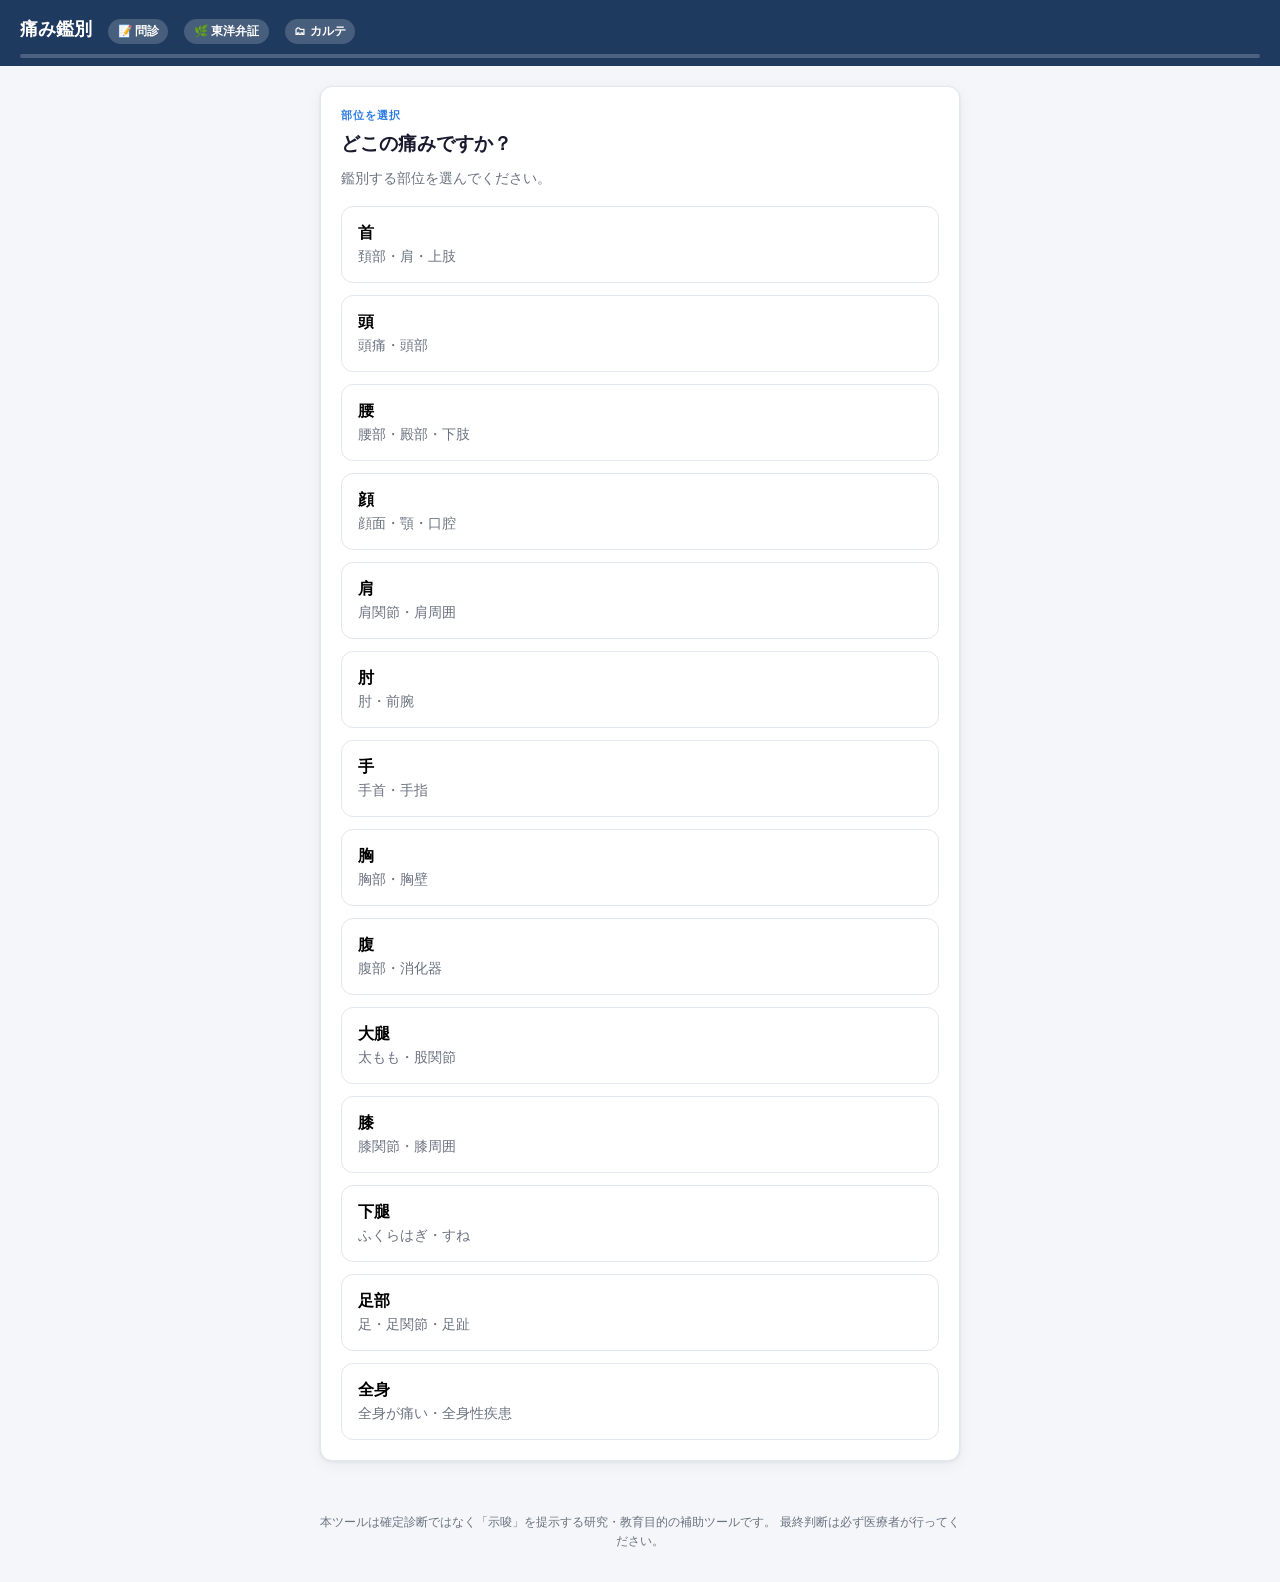
<file: index.html>
<!DOCTYPE html>
<html lang="ja">
<head>
  <meta charset="UTF-8" />
  <meta name="viewport" content="width=device-width, initial-scale=1.0" />
  <meta name="theme-color" content="#1e3a5f" />
  <meta name="description" content="痛み鑑別支援ツール（首・最小版）" />
  <link rel="manifest" href="manifest.json" />
  <link rel="apple-touch-icon" href="icons/icon-180.png" />
  <meta name="apple-mobile-web-app-capable" content="yes" />
  <meta name="mobile-web-app-capable" content="yes" />
  <meta name="apple-mobile-web-app-status-bar-style" content="black-translucent" />
  <meta name="apple-mobile-web-app-title" content="痛み鑑別" />
  <link rel="stylesheet" href="style.css" />
  <title>痛み鑑別（首）</title>
</head>
<body>
  <header>
    <h1>痛み鑑別 <a class="nav-link" href="intake.html">📝 問診</a> <a class="nav-link" href="mos.html">🌿 東洋弁証</a> <a class="nav-link" href="karte.html">🗂 カルテ</a></h1>
    <div id="progress" class="progress" aria-hidden="true"></div>
  </header>

  <main id="app">
    <p class="placeholder">読み込み中…</p>
  </main>

  <footer class="disclaimer">
    本ツールは確定診断ではなく「示唆」を提示する研究・教育目的の補助ツールです。
    最終判断は必ず医療者が行ってください。
  </footer>

  <script src="app.js"></script>
  <script src="app-engine.js"></script>
</body>
</html>
</file>
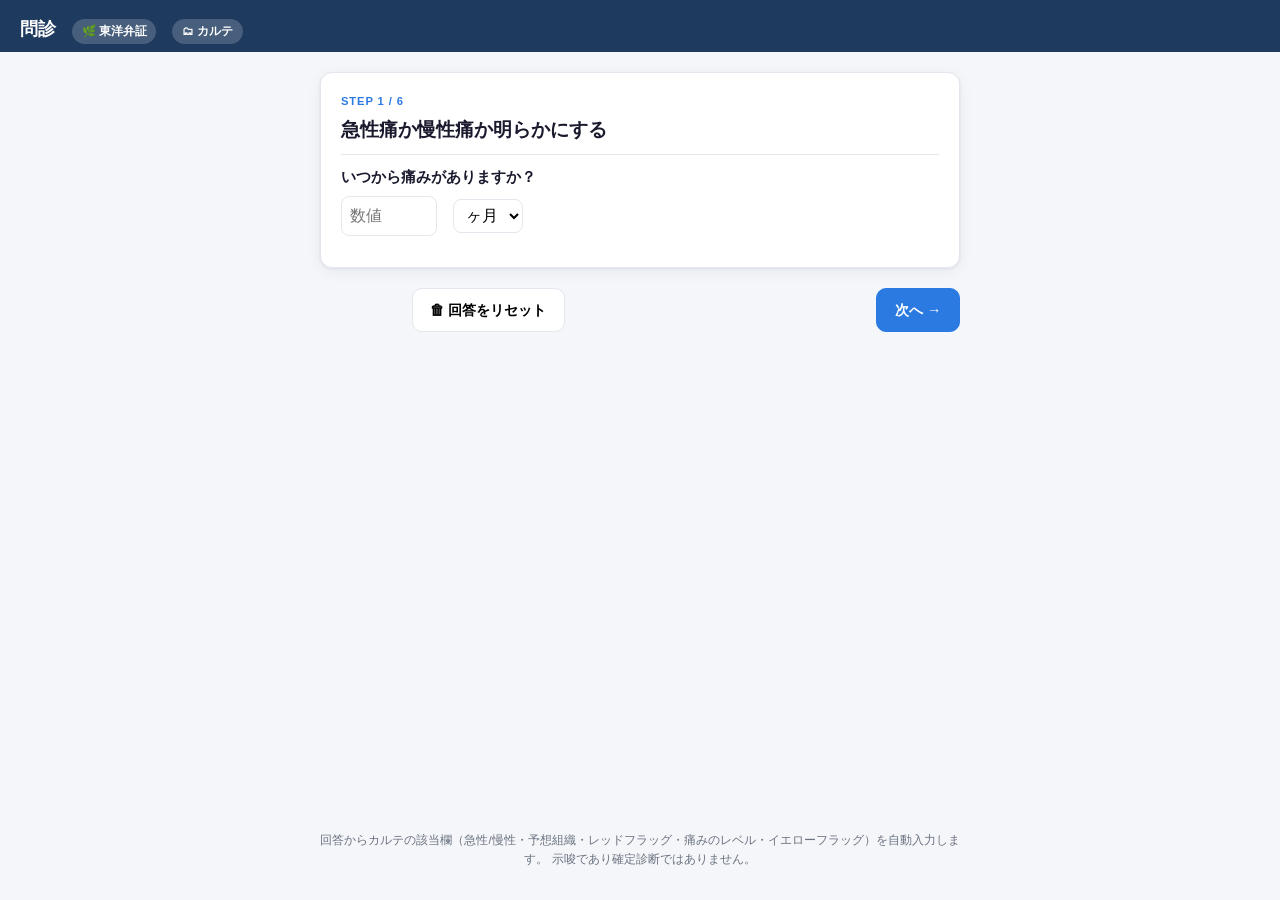
<file: intake.html>
<!DOCTYPE html>
<html lang="ja">
<head>
  <meta charset="UTF-8" />
  <meta name="viewport" content="width=device-width, initial-scale=1.0" />
  <meta name="theme-color" content="#1e3a5f" />
  <meta name="description" content="問診ウィザード（カルテ自動入力）" />
  <link rel="manifest" href="manifest.json" />
  <link rel="apple-touch-icon" href="icons/icon-180.png" />
  <meta name="apple-mobile-web-app-capable" content="yes" />
  <meta name="mobile-web-app-capable" content="yes" />
  <meta name="apple-mobile-web-app-status-bar-style" content="black-translucent" />
  <meta name="apple-mobile-web-app-title" content="痛み鑑別" />
  <link rel="stylesheet" href="style.css" />
  <title>問診</title>
</head>
<body>
  <header>
    <h1>問診 <a class="nav-link" href="mos.html">🌿 東洋弁証</a> <a class="nav-link" href="karte.html">🗂 カルテ</a></h1>
  </header>

  <main id="intake">
    <p class="placeholder">読み込み中…</p>
  </main>

  <footer class="disclaimer">
    回答からカルテの該当欄（急性/慢性・予想組織・レッドフラッグ・痛みのレベル・イエローフラッグ）を自動入力します。
    示唆であり確定診断ではありません。
  </footer>

  <script src="patient-reset.js"></script>
  <script src="intake.js"></script>
</body>
</html>
</file>
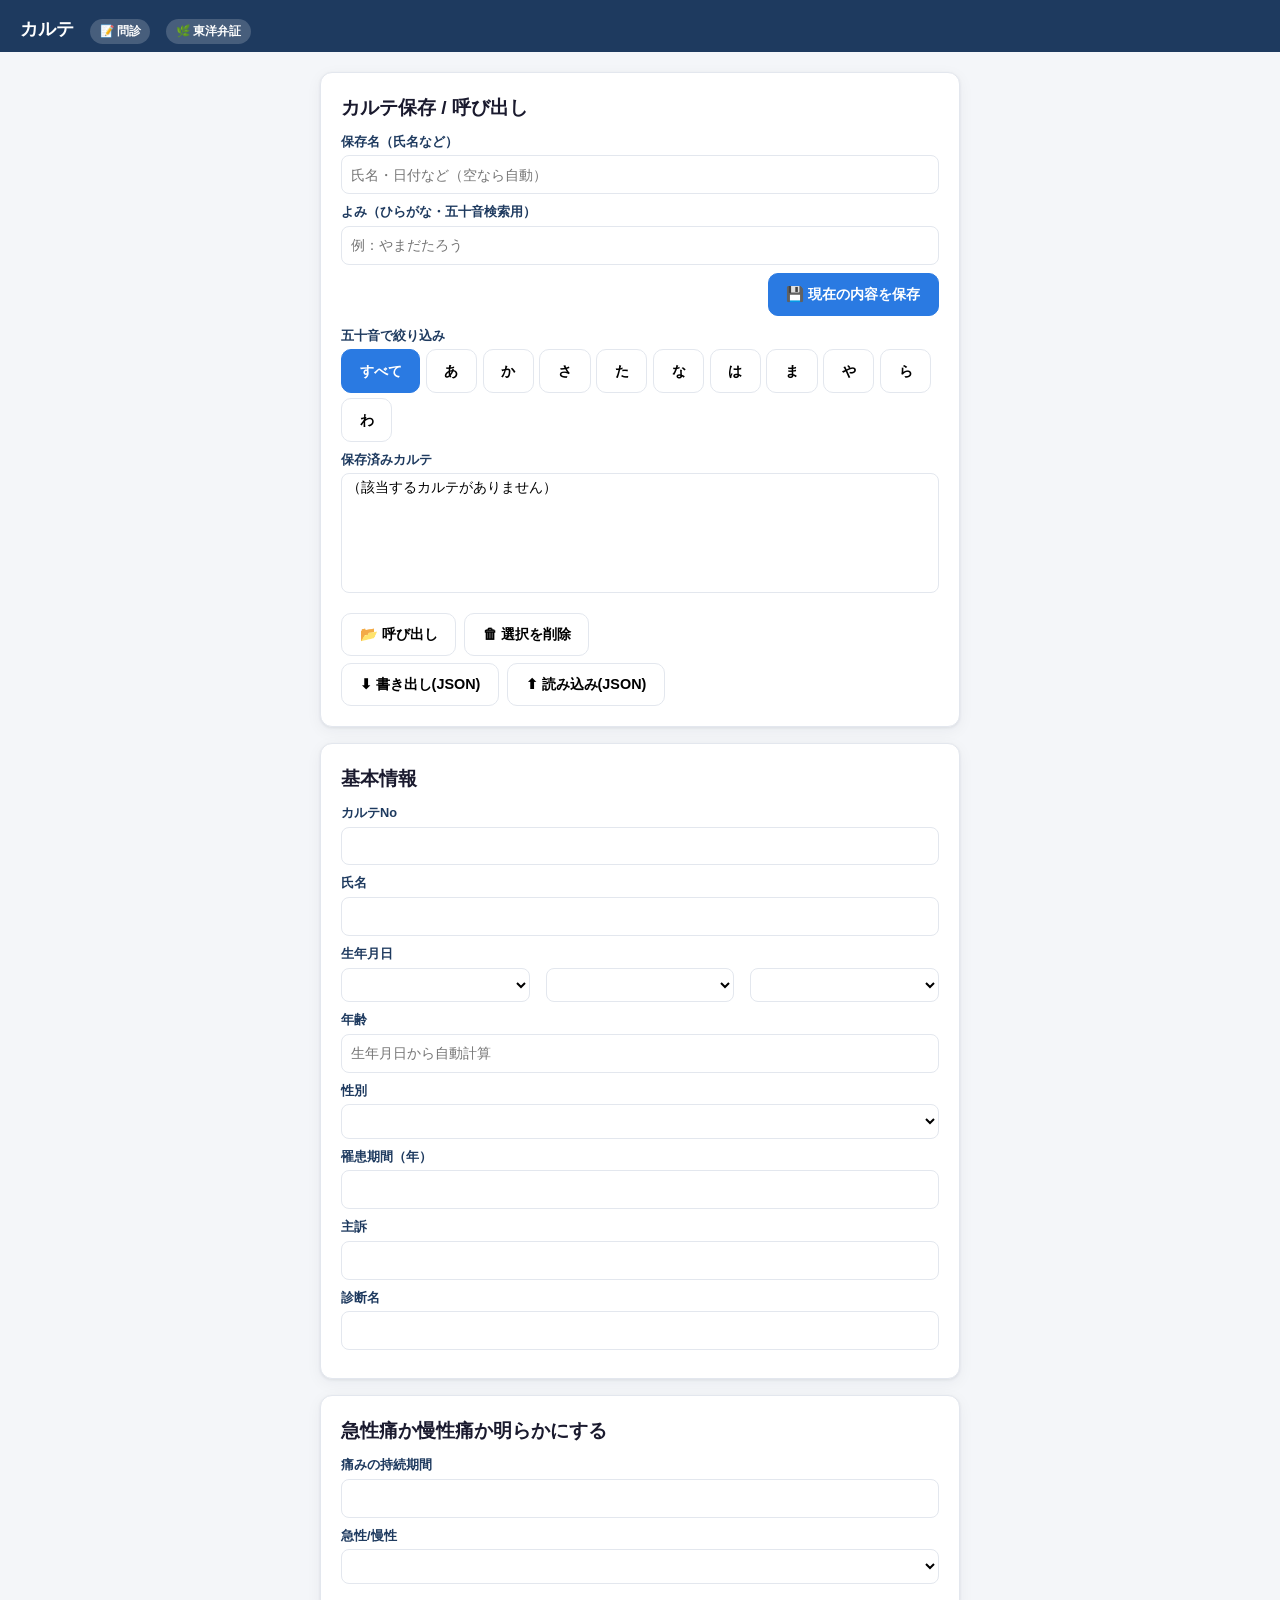
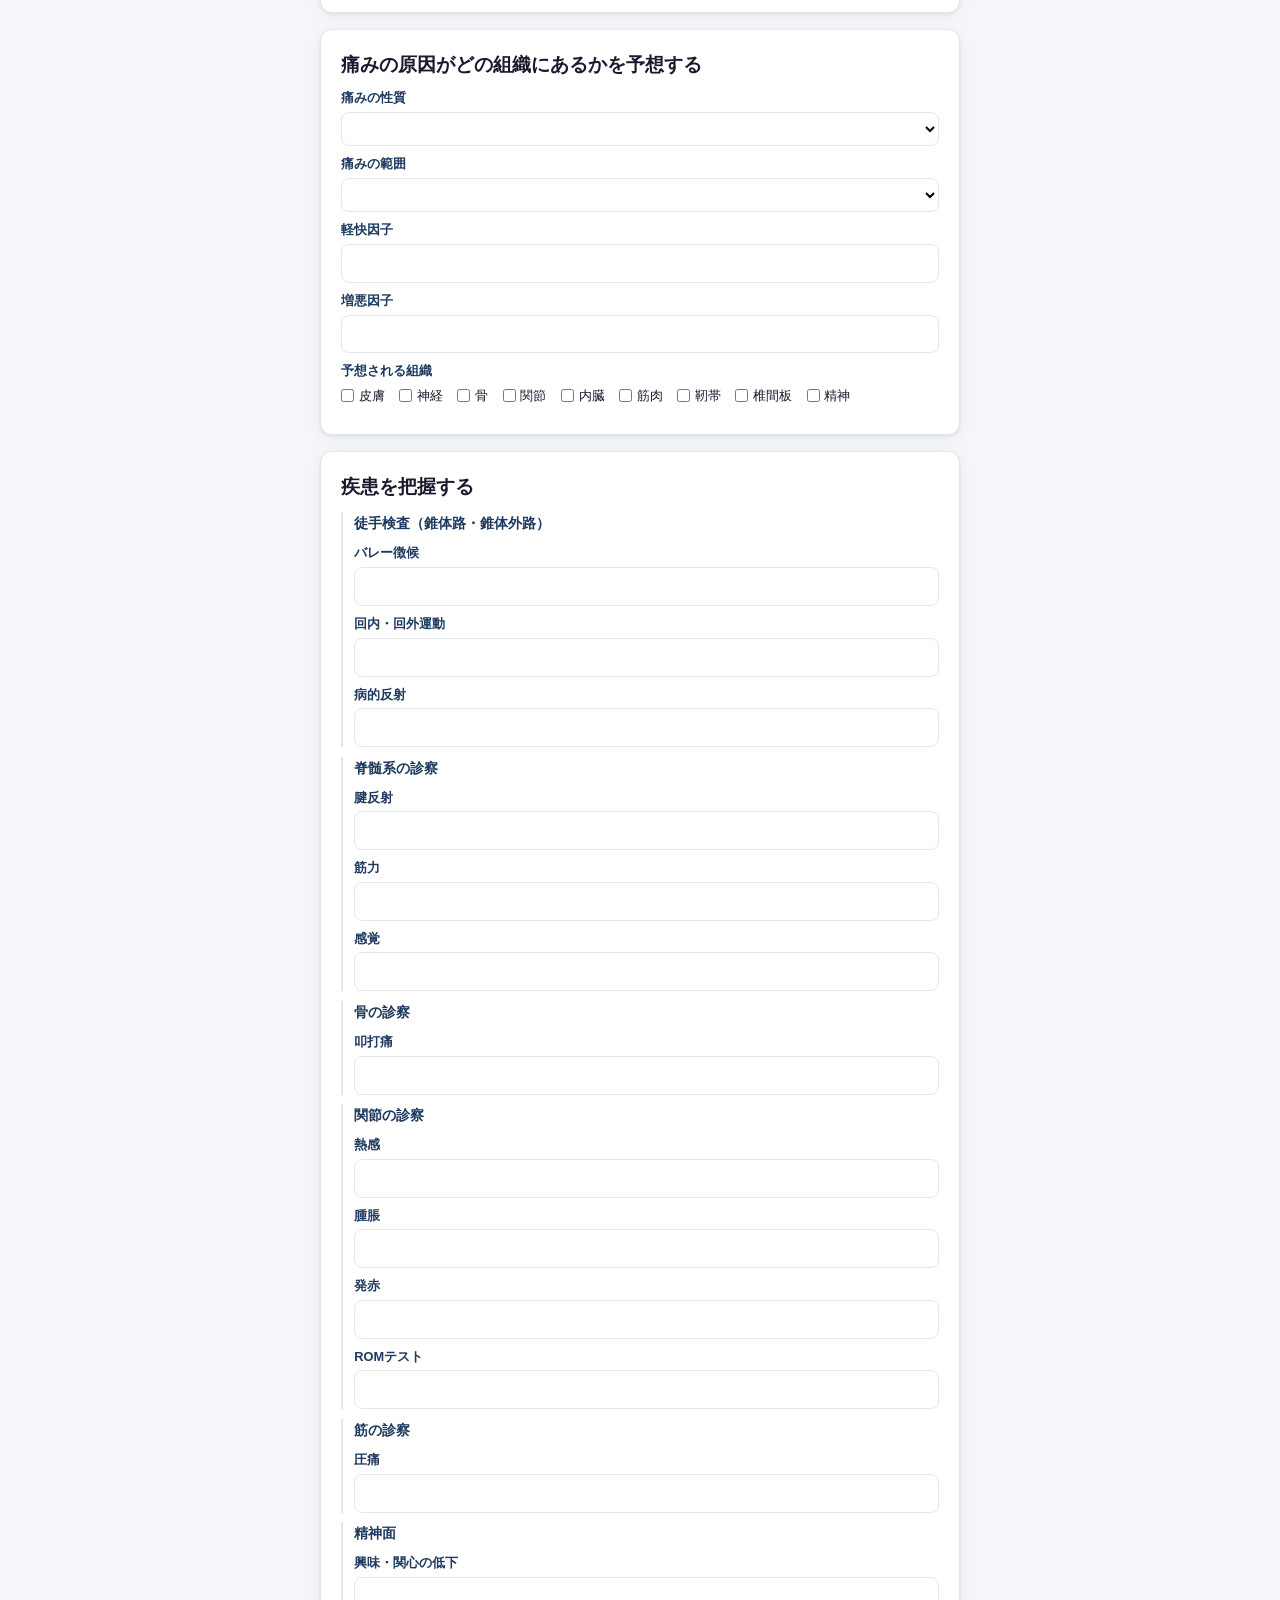
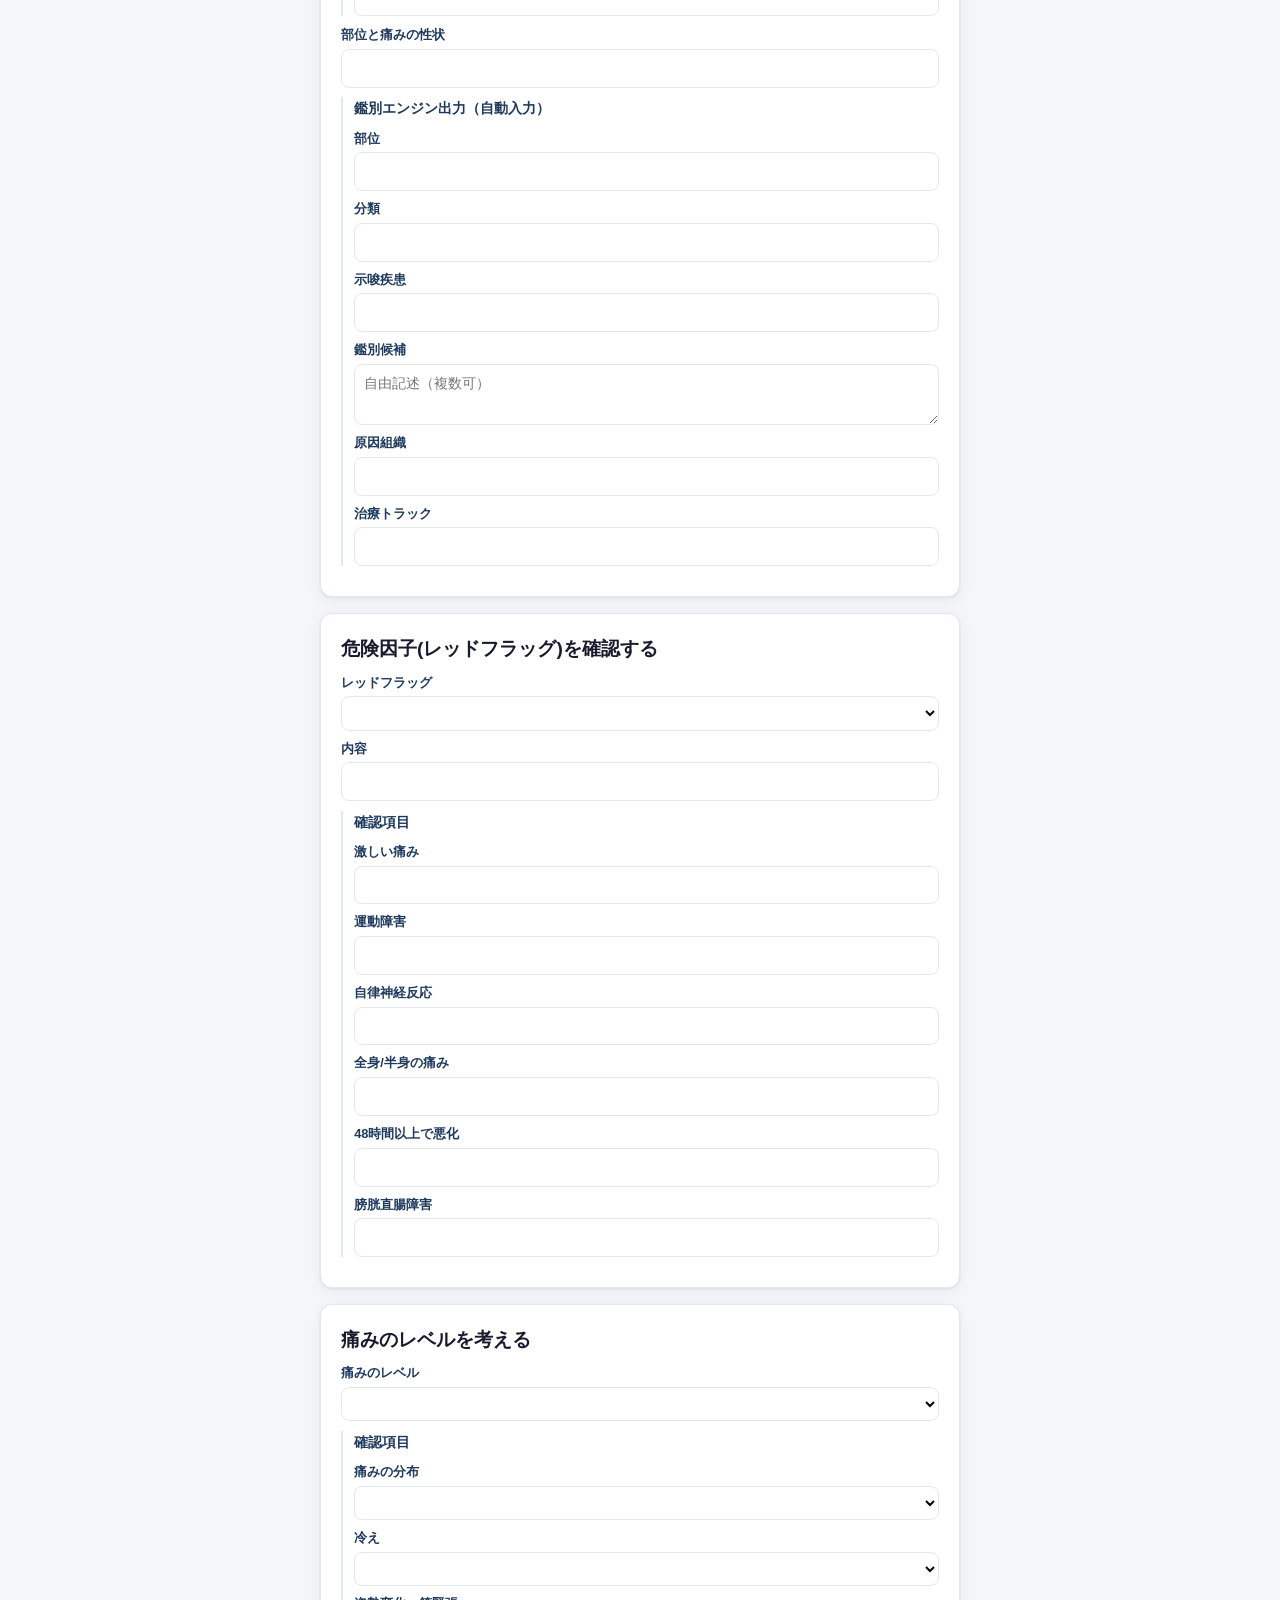
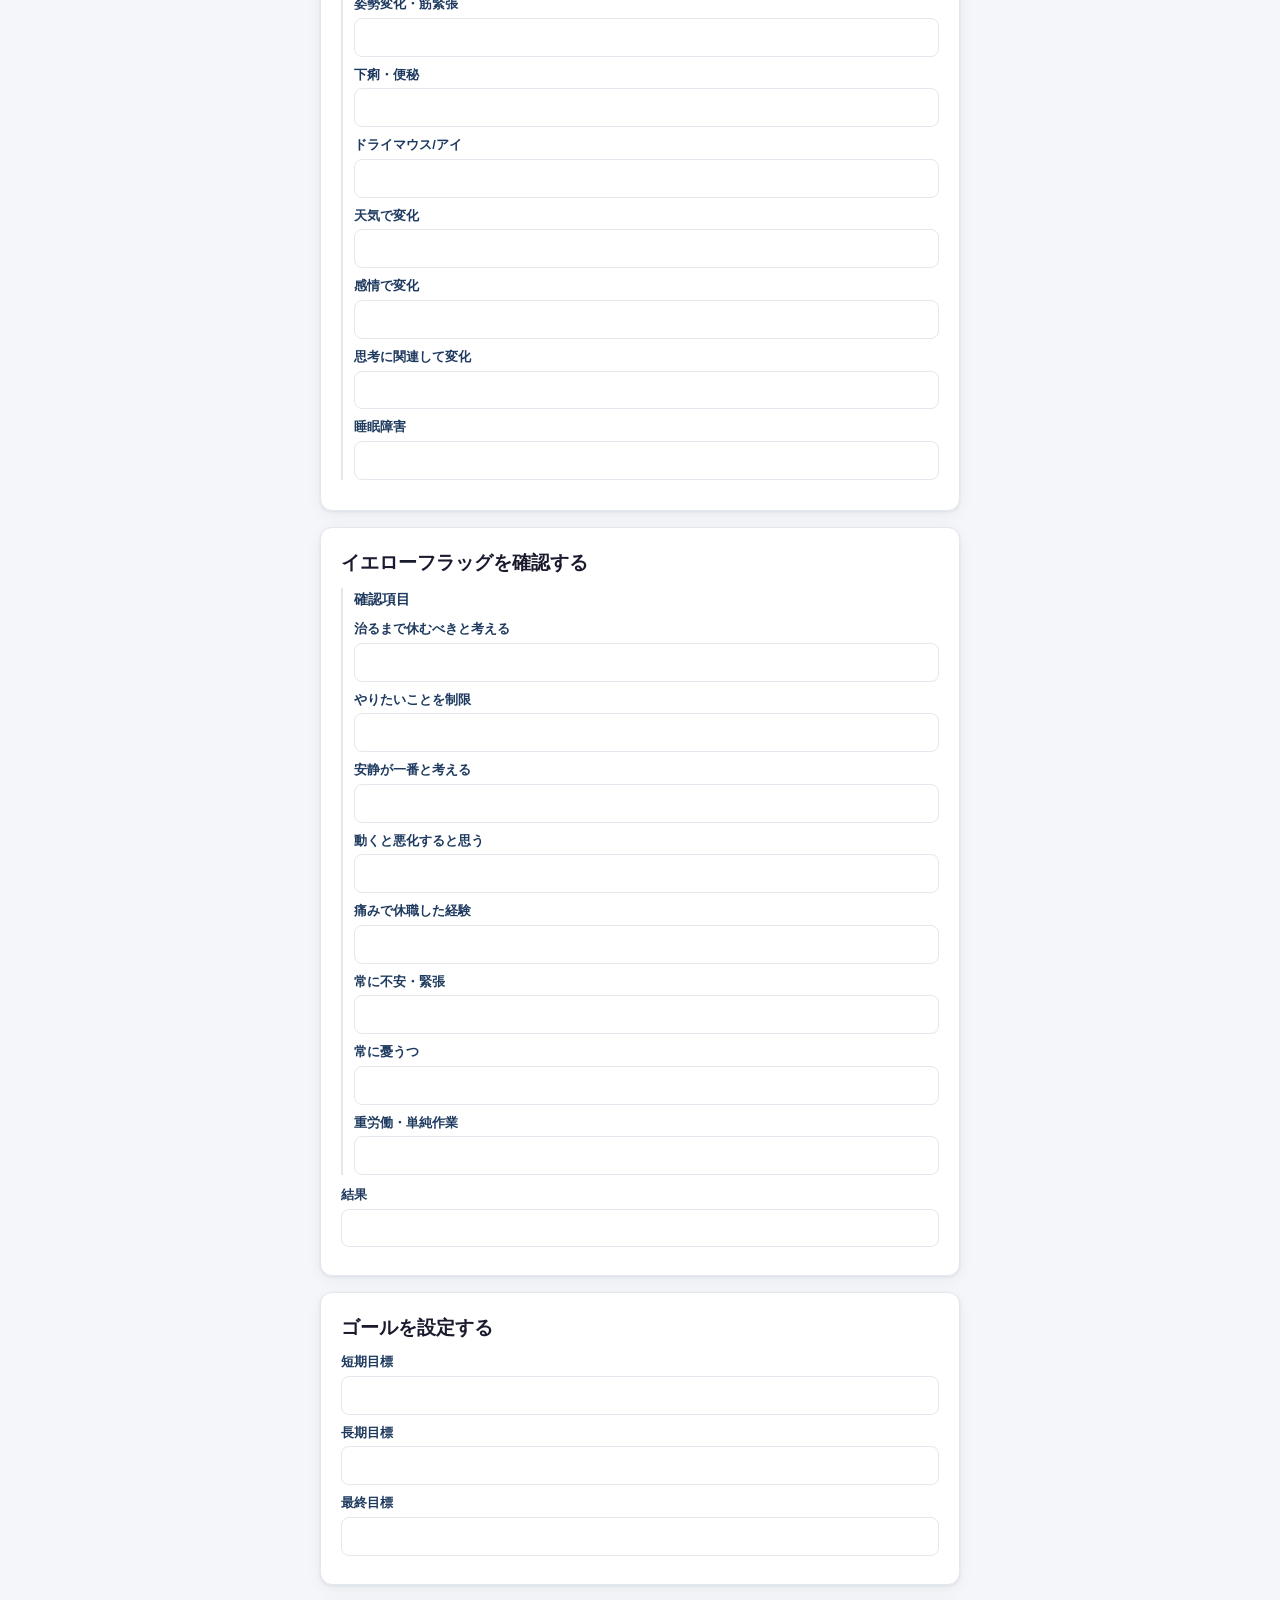
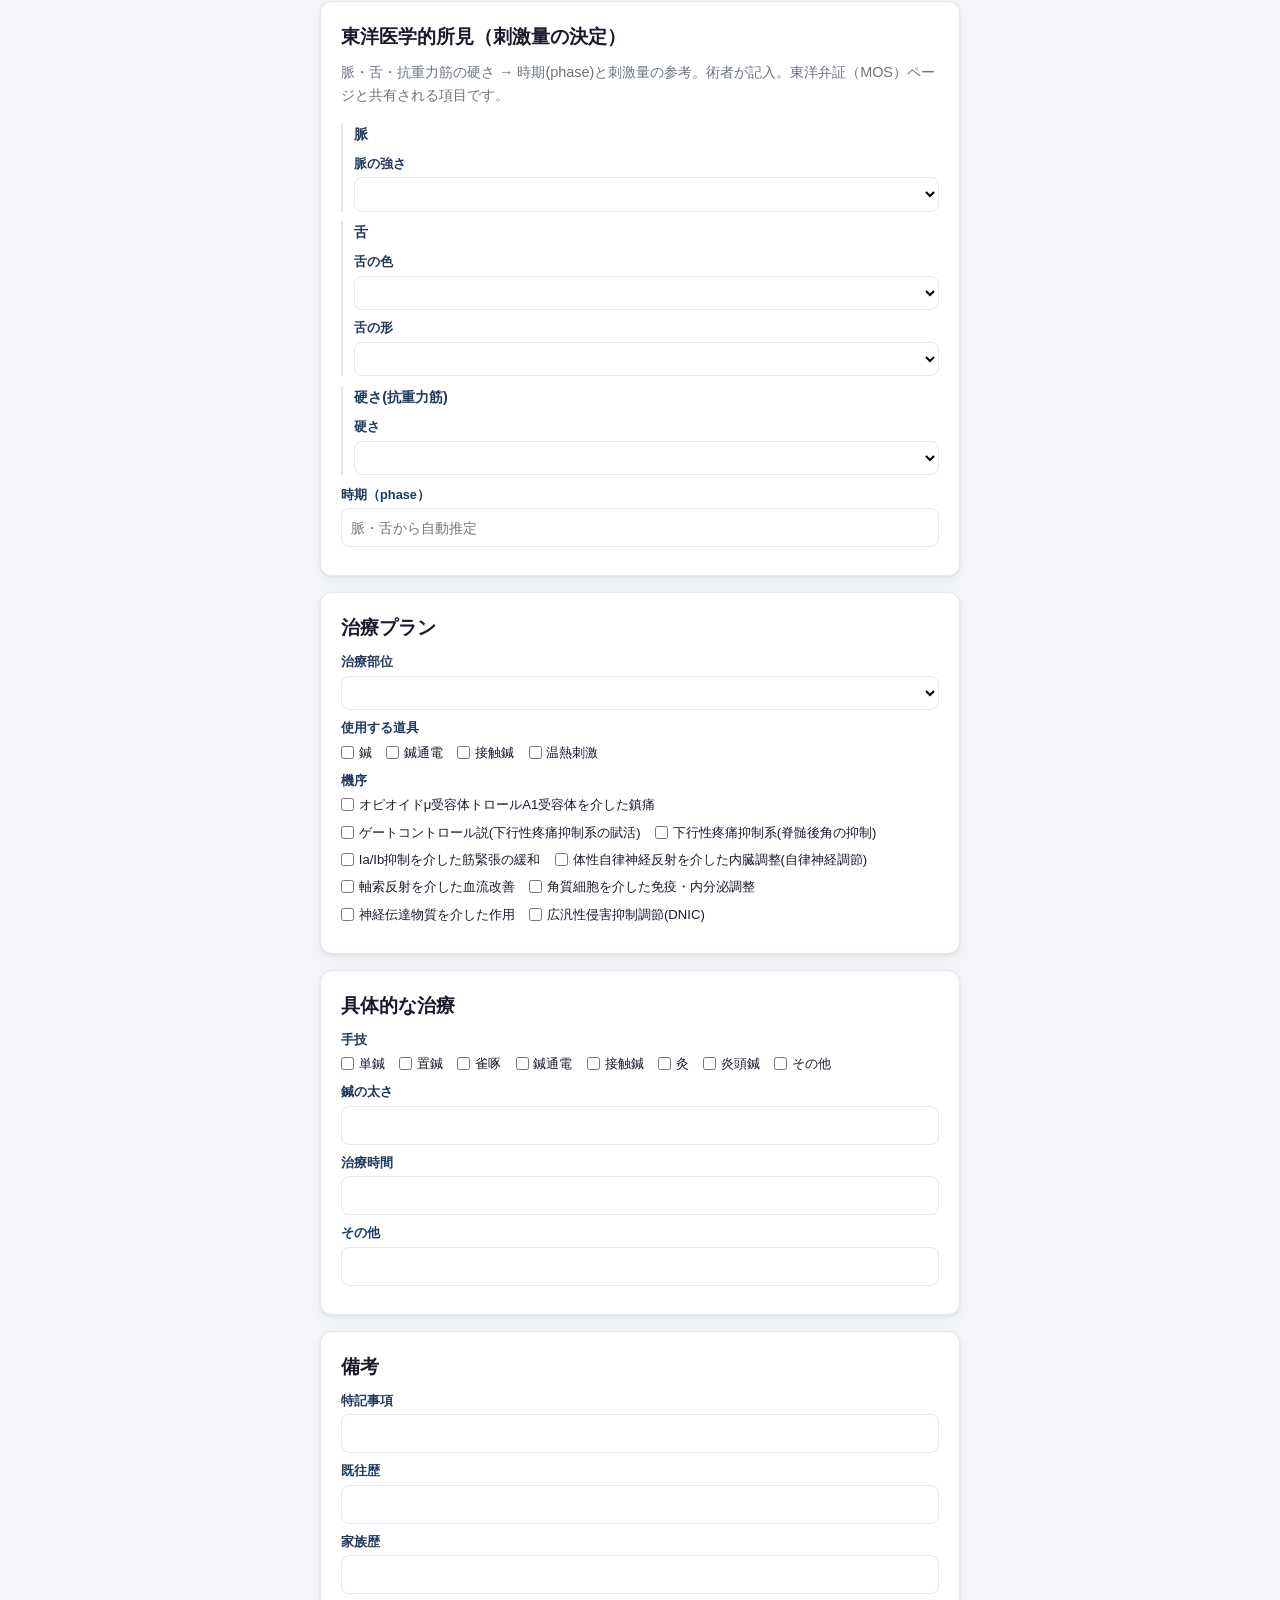
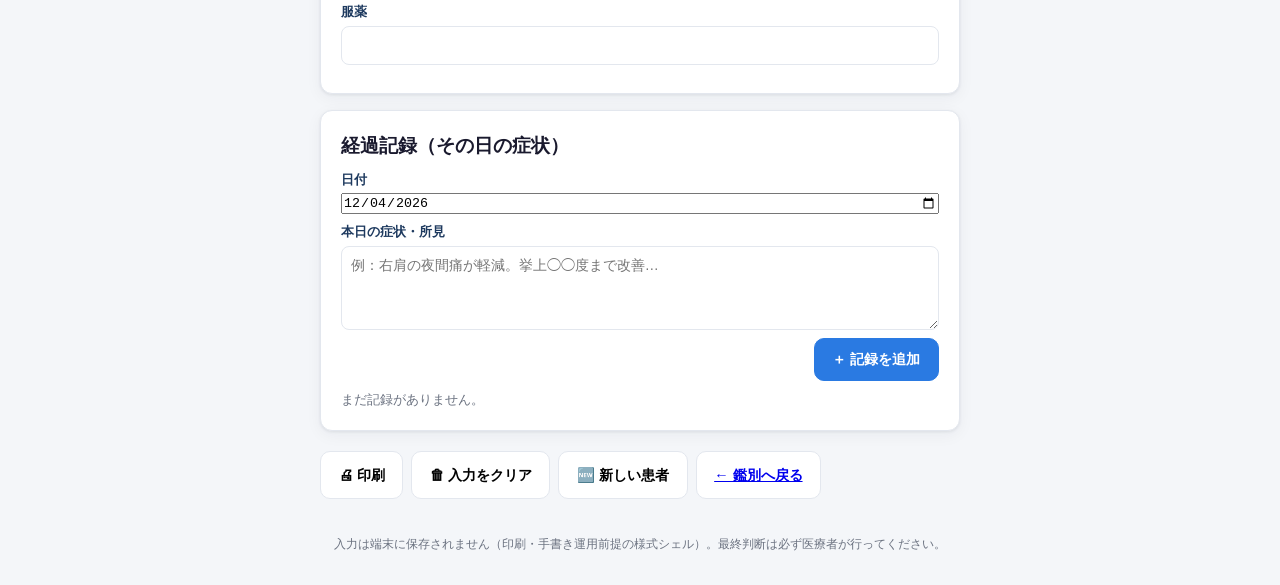
<file: karte.html>
<!DOCTYPE html>
<html lang="ja">
<head>
  <meta charset="UTF-8" />
  <meta name="viewport" content="width=device-width, initial-scale=1.0" />
  <meta name="theme-color" content="#1e3a5f" />
  <meta name="description" content="痛み鑑別カルテ（フォーム）" />
  <link rel="manifest" href="manifest.json" />
  <link rel="apple-touch-icon" href="icons/icon-180.png" />
  <meta name="apple-mobile-web-app-capable" content="yes" />
  <meta name="mobile-web-app-capable" content="yes" />
  <meta name="apple-mobile-web-app-status-bar-style" content="black-translucent" />
  <meta name="apple-mobile-web-app-title" content="痛み鑑別" />
  <link rel="stylesheet" href="style.css" />
  <title>カルテ</title>
</head>
<body>
  <header>
    <h1>カルテ <a class="nav-link" href="intake.html">📝 問診</a> <a class="nav-link" href="mos.html">🌿 東洋弁証</a></h1>
  </header>

  <main id="karte">
    <p class="placeholder">読み込み中…</p>
  </main>

  <footer class="disclaimer">
    入力は端末に保存されません（印刷・手書き運用前提の様式シェル）。最終判断は必ず医療者が行ってください。
  </footer>

  <script src="patient-reset.js"></script>
  <script src="karte.js"></script>
</body>
</html>
</file>
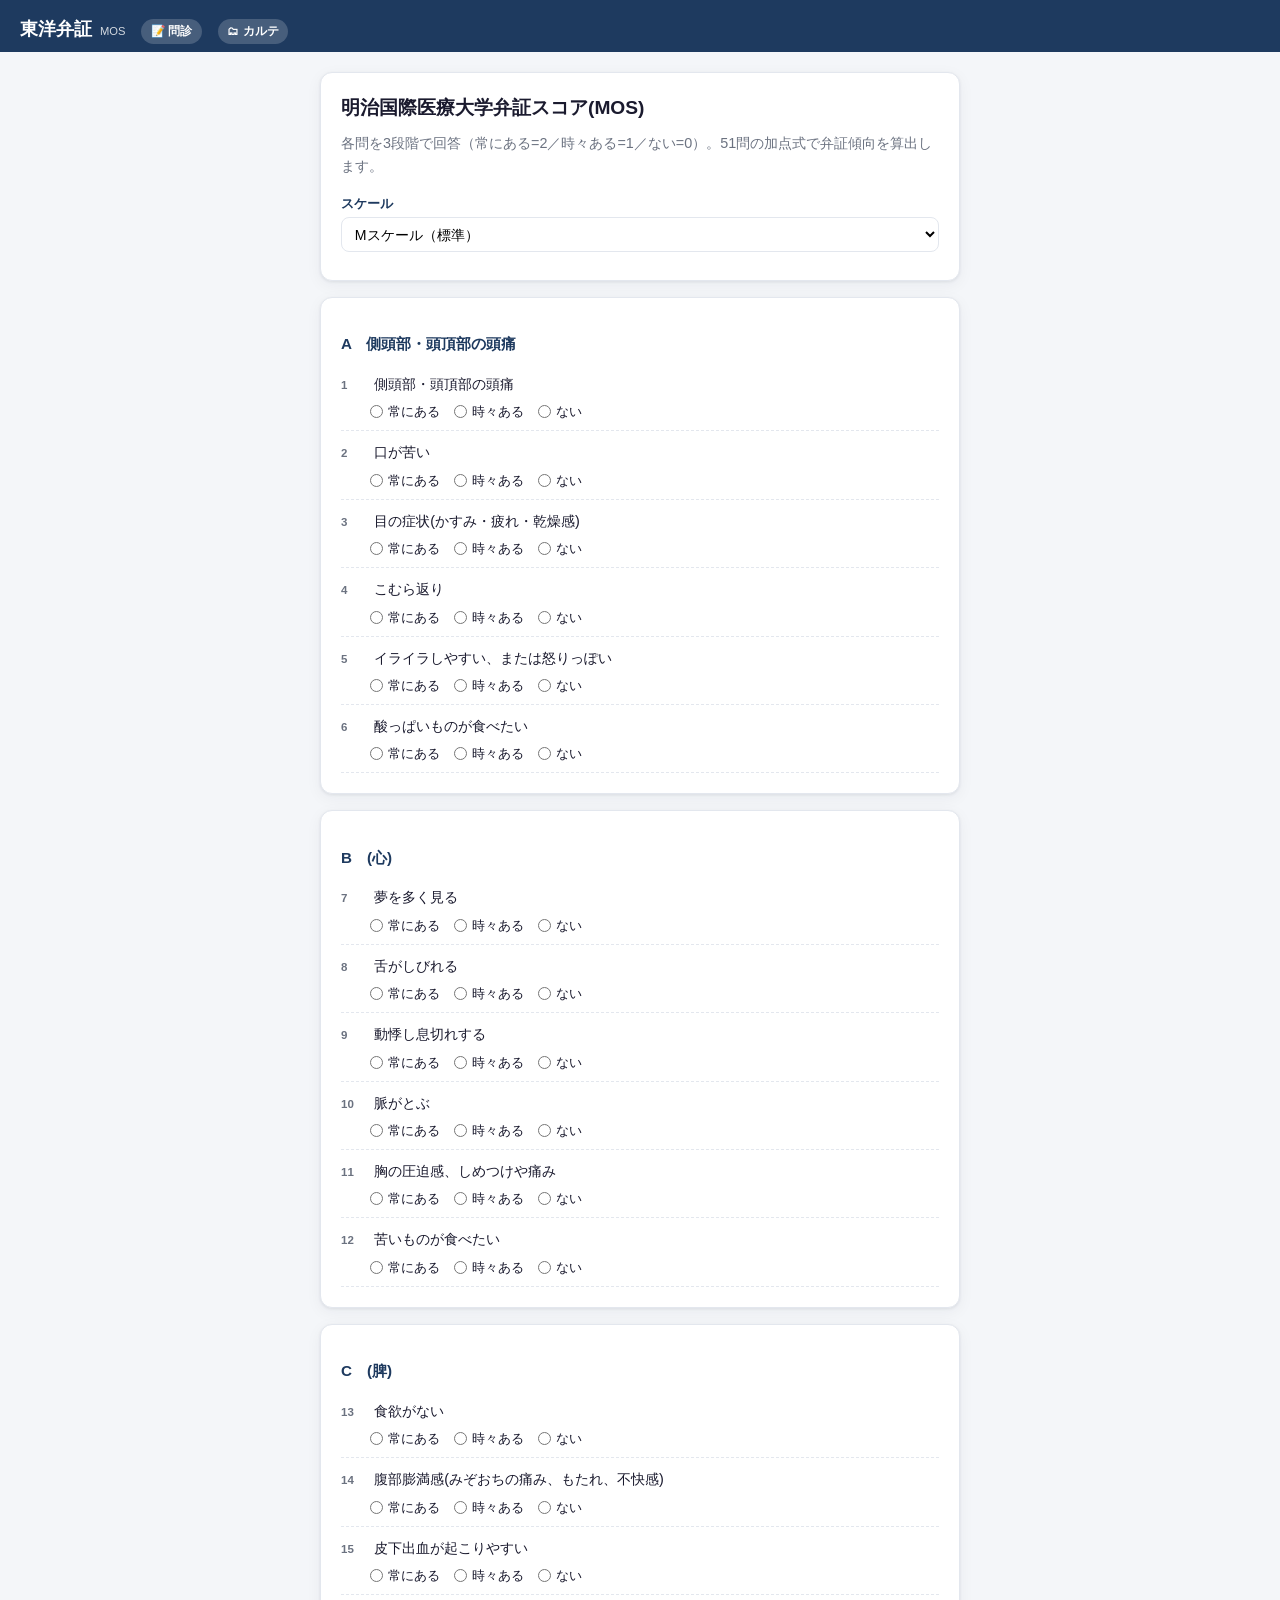
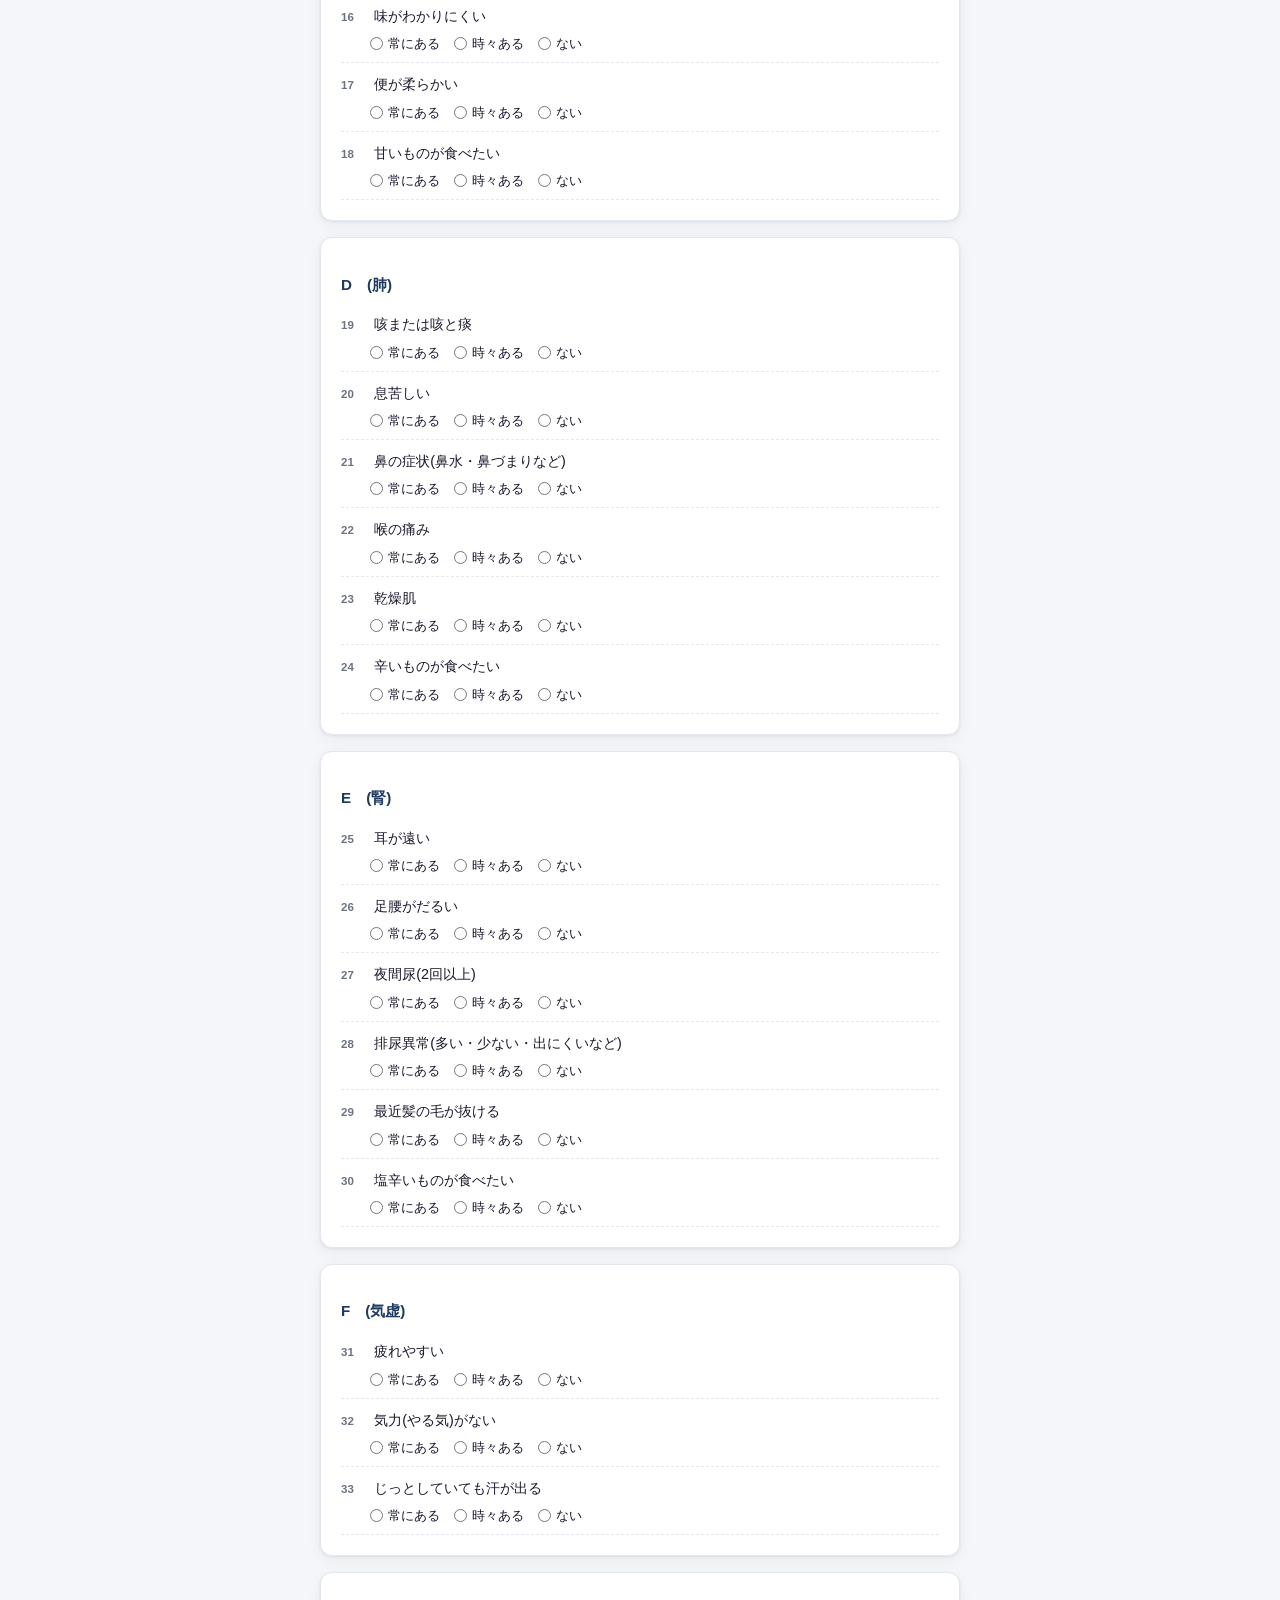
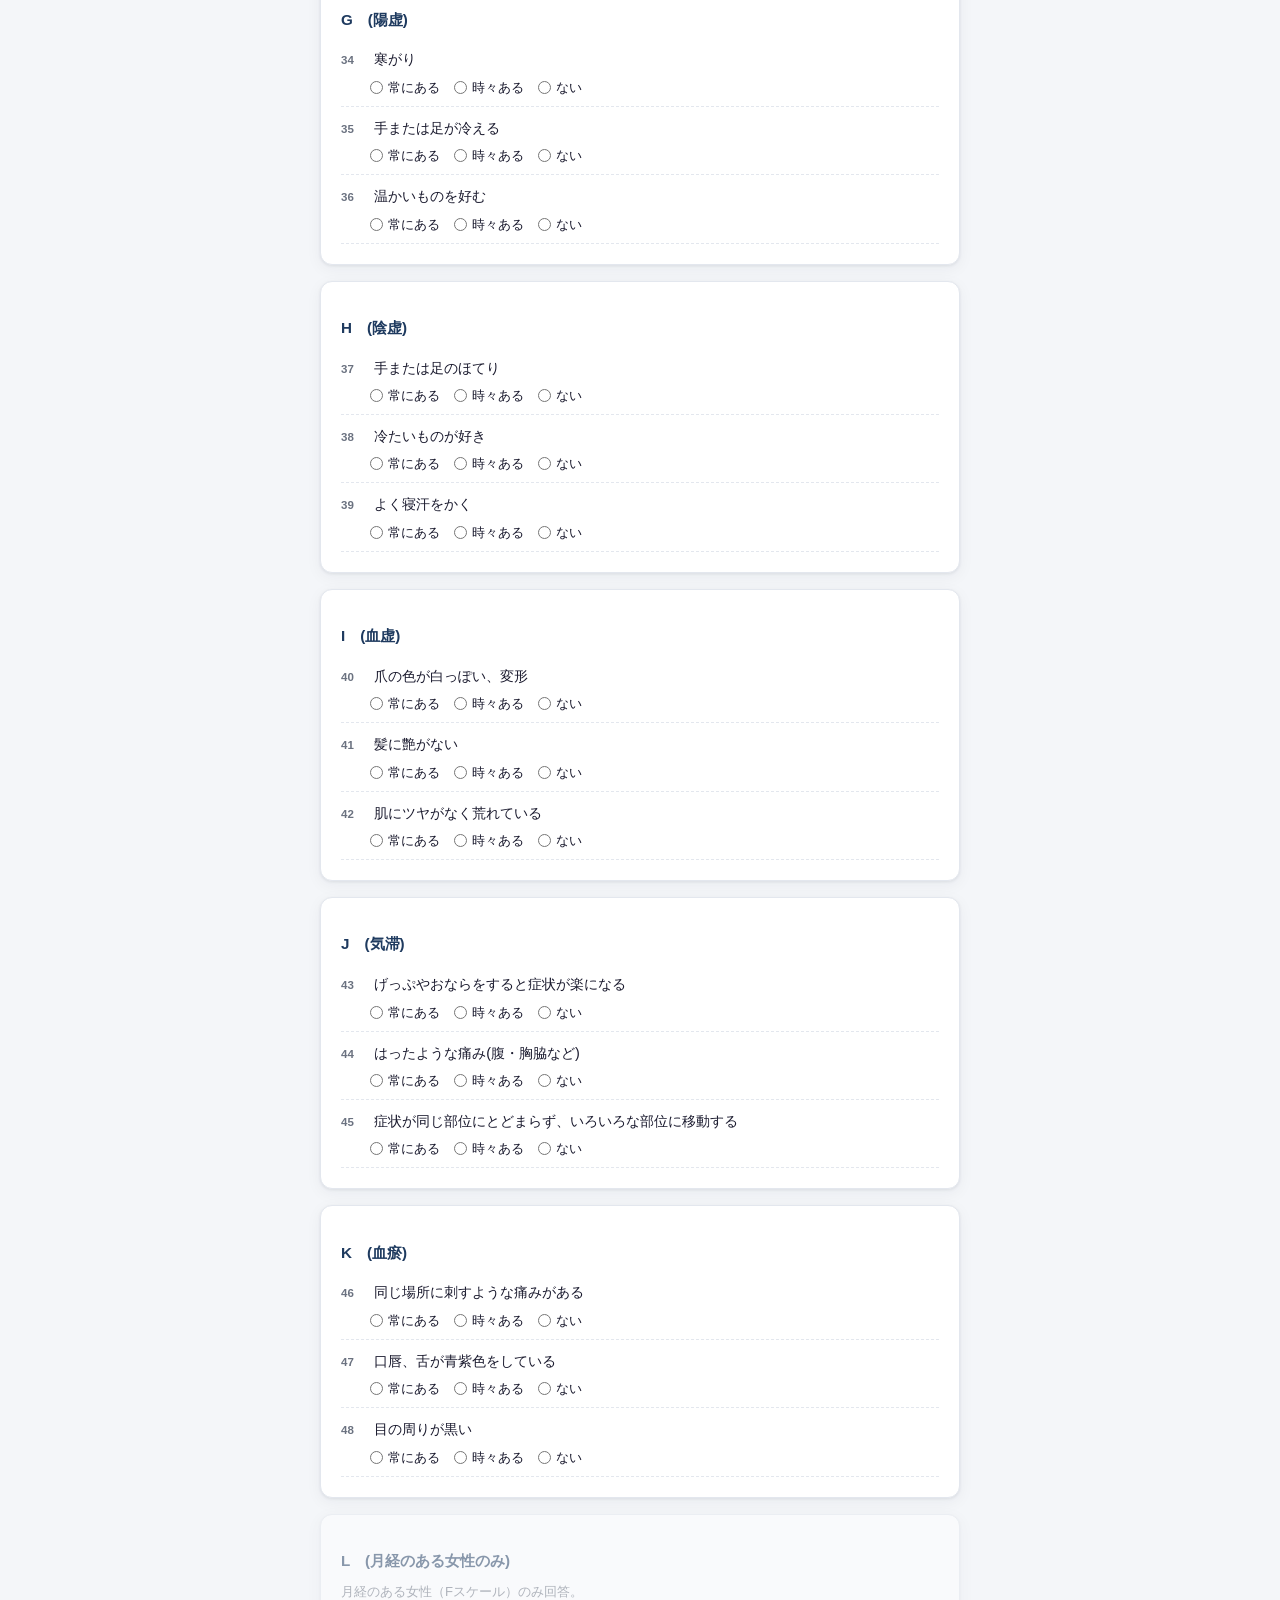
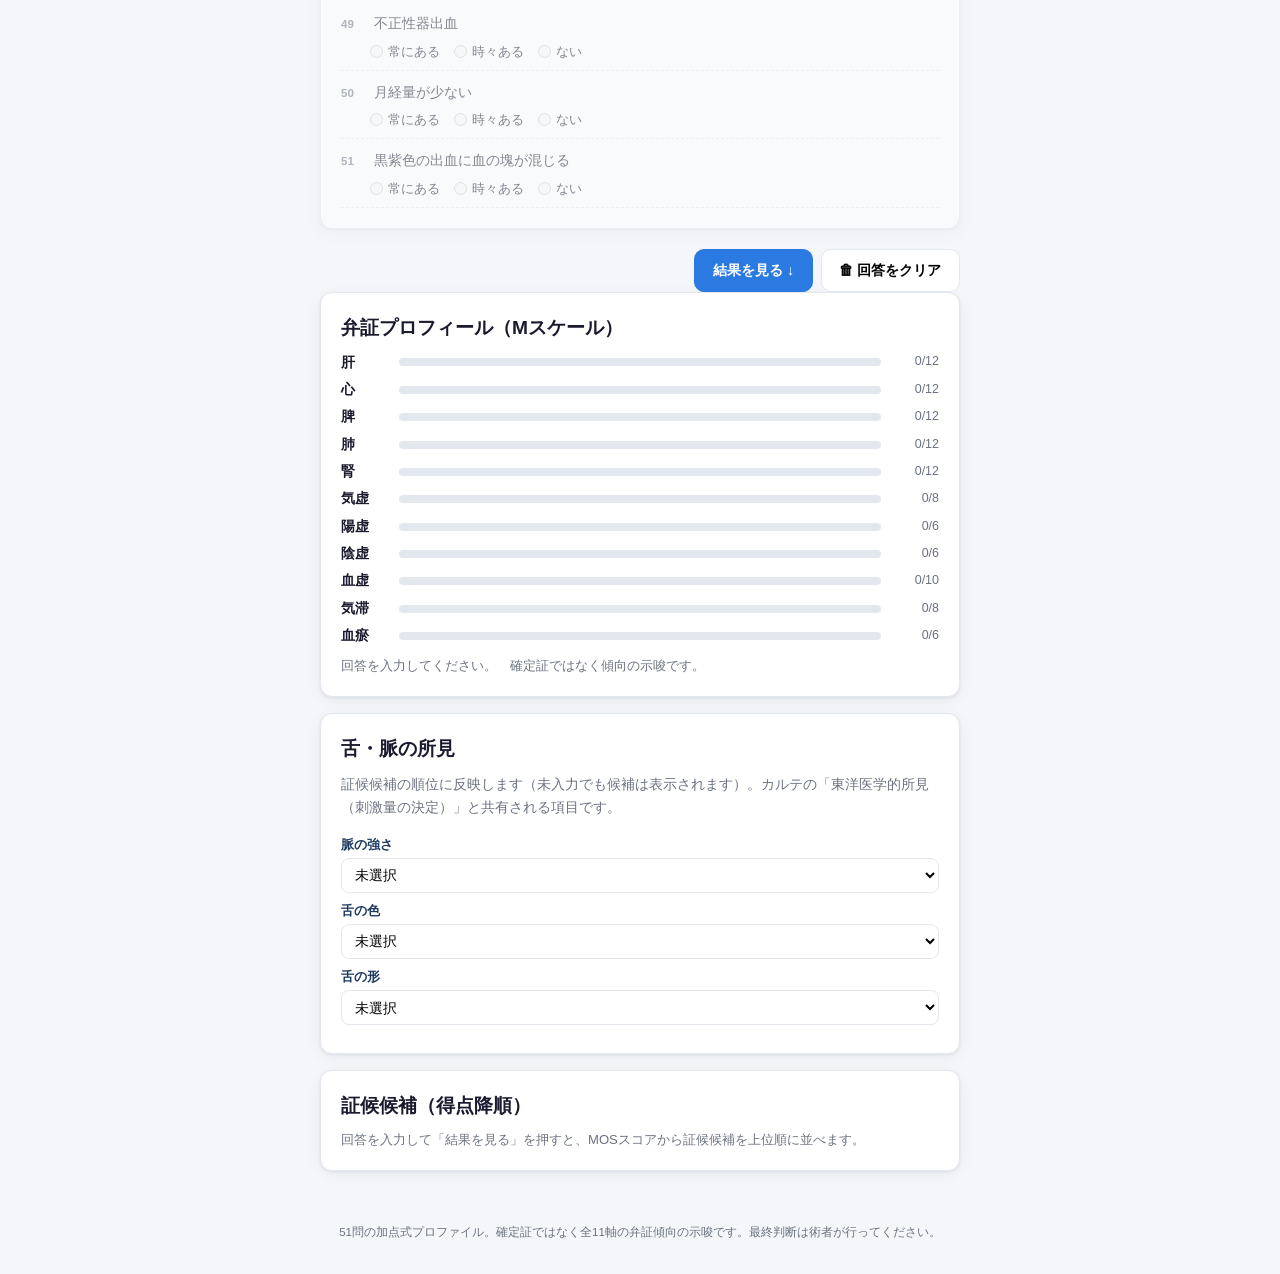
<file: mos.html>
<!DOCTYPE html>
<html lang="ja">
<head>
  <meta charset="UTF-8" />
  <meta name="viewport" content="width=device-width, initial-scale=1.0" />
  <meta name="theme-color" content="#1e3a5f" />
  <meta name="description" content="東洋医学的弁証スコア（MOS）" />
  <link rel="manifest" href="manifest.json" />
  <link rel="apple-touch-icon" href="icons/icon-180.png" />
  <meta name="apple-mobile-web-app-capable" content="yes" />
  <meta name="mobile-web-app-capable" content="yes" />
  <meta name="apple-mobile-web-app-status-bar-style" content="black-translucent" />
  <meta name="apple-mobile-web-app-title" content="痛み鑑別" />
  <link rel="stylesheet" href="style.css" />
  <title>東洋弁証（MOS）</title>
</head>
<body>
  <header>
    <h1>東洋弁証 <small>MOS</small> <a class="nav-link" href="intake.html">📝 問診</a> <a class="nav-link" href="karte.html">🗂 カルテ</a></h1>
  </header>

  <main id="mos">
    <p class="placeholder">読み込み中…</p>
  </main>

  <footer class="disclaimer">
    51問の加点式プロファイル。確定証ではなく全11軸の弁証傾向の示唆です。最終判断は術者が行ってください。
  </footer>

  <script src="patient-reset.js"></script>
  <script src="mos-engine.js"></script>
</body>
</html>
</file>
<file: style.css>
*, *::before, *::after { box-sizing: border-box; margin: 0; padding: 0; }

:root {
  --bg: #f4f6f9;
  --surface: #ffffff;
  --primary: #1e3a5f;
  --accent: #2a7ae2;
  --accent-soft: #eaf2fd;
  --text: #1a1a2e;
  --muted: #6b7280;
  --border: #e3e7ee;
  --red: #d23b3b;
  --red-soft: #fdecec;
  --yellow: #c98a00;
  --yellow-soft: #fff6e0;
  --green: #2f9e63;
  --radius: 12px;
  --shadow: 0 1px 3px rgba(20,30,50,.08), 0 4px 16px rgba(20,30,50,.05);
}

body {
  font-family: -apple-system, BlinkMacSystemFont, "Segoe UI", "Hiragino Sans", "Yu Gothic UI", sans-serif;
  background: var(--bg);
  color: var(--text);
  min-height: 100dvh;
  display: flex;
  flex-direction: column;
  line-height: 1.6;
}

/* header */
header { background: var(--primary); color: #fff; padding: .9rem 1.25rem .5rem; position: sticky; top: 0; z-index: 10; }
header h1 { font-size: 1.15rem; font-weight: 700; display: flex; align-items: baseline; gap: .5rem; }
header h1 small { font-size: .7rem; font-weight: 500; opacity: .8; }
.nav-link { font-size: .72rem; font-weight: 600; color: #fff; background: rgba(255,255,255,.18); padding: .2rem .6rem; border-radius: 999px; text-decoration: none; margin-left: .5rem; vertical-align: middle; }
.nav-link:hover { background: rgba(255,255,255,.3); }

/* intake wizard */
.diff-frame { width: 100%; height: 74vh; border: 1px solid var(--border); border-radius: 10px; background: #fff; margin-top: .5rem; }
.embed header, .embed .disclaimer { display: none !important; }
.embed main { padding-top: .5rem; }
.q-block { border-top: 1px solid var(--border); padding: .7rem 0; }
.q-block:first-of-type { border-top: none; }
.q-text { font-size: .92rem; font-weight: 600; margin-bottom: .4rem; }
.opt-row { display: flex; gap: 1rem; align-items: center; }
.opt-col { display: flex; flex-direction: column; gap: .35rem; }
.dur { width: 6rem; border: 1px solid var(--border); border-radius: 8px; padding: .4rem .5rem; font: inherit; }
.dur-unit { border: 1px solid var(--border); border-radius: 8px; padding: .4rem .5rem; font: inherit; background: #fff; }
.birth-row select { flex: 1; border: 1px solid var(--border); border-radius: 8px; padding: .45rem .4rem; font: inherit; font-size: .88rem; }

/* MOS 弁証 */
.mos-section h3 { font-size: .95rem; color: var(--primary); }
.mos-q { padding: .5rem 0; border-bottom: 1px dashed var(--border); }
.mos-qno { display: inline-block; min-width: 1.8rem; font-size: .72rem; font-weight: 700; color: var(--muted); }
.mos-qtext { font-size: .9rem; }
.mos-opts { display: flex; gap: .9rem; margin: .3rem 0 0 1.8rem; flex-wrap: wrap; }
.mos-row { display: flex; align-items: center; gap: .6rem; margin: .35rem 0; }
.mos-row.mos-top .mos-axis { color: var(--accent); }
.mos-axis { width: 3rem; font-weight: 700; font-size: .85rem; }
.mos-row .bar { flex: 1; margin: 0; }
.mos-score { width: 3rem; text-align: right; font-size: .78rem; color: var(--muted); }

/* MOS 弁証ドリルダウン */
.bz-group { border-top: 1px solid var(--border); padding-top: .6rem; margin-top: .8rem; }
.bz-group:first-of-type { border-top: none; margin-top: .3rem; }
.bz-group-head { display: flex; align-items: baseline; justify-content: space-between; gap: .5rem; flex-wrap: wrap; }
.bz-group-head h3 { margin: 0; display: flex; align-items: center; gap: .4rem; }
.bz-src { font-size: .72rem; color: var(--muted); }
.bz-syn { border: 1.5px solid var(--border); border-radius: 10px; margin: .4rem 0; overflow: hidden; transition: border-color .15s; }
.bz-syn.on { border-color: var(--accent); }
.bz-syn-head { width: 100%; text-align: left; background: var(--surface); border: none; cursor: pointer; padding: .6rem .75rem; display: flex; flex-direction: column; gap: .15rem; font: inherit; }
.bz-syn-head:hover { background: var(--accent-soft); }
.bz-syn.on .bz-syn-head { background: var(--accent-soft); }
.bz-syn-name { font-weight: 700; font-size: .92rem; color: var(--primary); }
.bz-syn-distinct { font-size: .78rem; color: var(--muted); }
.bz-detail { padding: .55rem .75rem .7rem; border-top: 1px dashed var(--border); background: #fafbfd; display: grid; gap: .25rem; }
.bz-line { font-size: .82rem; }
.bz-line b { color: var(--primary); margin-right: .4rem; font-weight: 600; }
.bz-points { font-size: .82rem; display: flex; flex-wrap: wrap; align-items: center; gap: .35rem; }
.bz-points b { color: var(--primary); font-weight: 600; width: 100%; margin-bottom: .1rem; }
.bz-point { background: var(--accent-soft); color: var(--accent); border-radius: 8px; padding: .15rem .45rem; font-size: .82rem; font-weight: 600; }
.bz-point small { font-size: .64rem; color: var(--muted); margin-left: .25rem; font-weight: 500; }

/* MOS 証候候補（得点降順） */
.bz-cand { border: 1.5px solid var(--border); border-radius: 10px; padding: .55rem .7rem; margin: .5rem 0; }
.bz-cand.top { border-color: var(--accent); border-width: 2px; }
.bz-cand.on { background: var(--accent-soft); }
.bz-cand-head { width: 100%; text-align: left; background: none; border: none; cursor: pointer; display: flex; align-items: center; gap: .4rem; flex-wrap: wrap; font: inherit; padding: 0; }
.bz-cand-name { font-weight: 700; font-size: .95rem; color: var(--primary); flex: 1; }
.bz-cand .bar { margin: .4rem 0; }
.bz-cand .bz-detail { margin-top: .2rem; border-radius: 8px; }
.bz-toks { display: flex; flex-wrap: wrap; gap: .25rem .8rem; }
.bz-tok { font-size: .78rem; display: flex; align-items: center; gap: .25rem; color: #444; cursor: pointer; }
.bz-tok input { width: 15px; height: 15px; accent-color: var(--accent); }

/* progress log */
.pl-entry { border: 1px solid var(--border); border-radius: 8px; padding: .5rem .6rem; margin-top: .5rem; position: relative; }
.pl-meta { font-size: .76rem; font-weight: 700; color: var(--accent); margin-bottom: .2rem; }
.pl-body { font-size: .85rem; white-space: normal; }
.pl-del { font-size: .72rem; padding: .2rem .5rem; margin-top: .4rem; }

/* karte form */
.k-section { }
.k-subsection { border-left: 2px solid var(--border); padding-left: .7rem; margin: .6rem 0; }
.k-subsection h3 { font-size: .9rem; margin: .3rem 0; }
.k-field { display: flex; flex-direction: column; gap: .2rem; margin: .5rem 0; }
.k-label { font-size: .8rem; font-weight: 600; color: var(--primary); }
.k-field input[type="text"], .k-field select, .k-field textarea { border: 1px solid var(--border); border-radius: 8px; padding: .45rem .55rem; font: inherit; font-size: .88rem; width: 100%; background: #fff; }
.k-checks { display: flex; flex-wrap: wrap; gap: .4rem .9rem; }
.k-check { font-size: .82rem; display: flex; align-items: center; gap: .3rem; }
.kana-chips { display: flex; flex-wrap: wrap; gap: .35rem; }
.kana-chip { padding: .3rem .65rem; font-size: .8rem; font-weight: 600; border-radius: 999px; }
.kana-chip.on { background: var(--accent); color: #fff; border-color: var(--accent); }
#rec-list { width: 100%; border: 1px solid var(--border); border-radius: 8px; padding: .3rem; font: inherit; font-size: .85rem; background: #fff; }
#rec-list option:disabled { color: var(--accent); font-weight: 700; background: var(--accent-soft); }
@media print {
  header, footer, .actions, .nav-link { display: none !important; }
  .card { box-shadow: none; border: 1px solid #ccc; break-inside: avoid; }
}
.progress { height: 4px; background: rgba(255,255,255,.2); border-radius: 4px; margin-top: .6rem; overflow: hidden; }
.progress-fill { height: 100%; background: #6db3ff; transition: width .3s ease; }

/* main */
main { flex: 1; padding: 1.25rem; max-width: 680px; width: 100%; margin: 0 auto; }
.placeholder { color: var(--muted); text-align: center; margin-top: 4rem; }

/* card */
.card { background: var(--surface); border: 1px solid var(--border); border-radius: var(--radius); padding: 1.25rem; box-shadow: var(--shadow); margin-bottom: 1rem; }
.card.error { border-color: var(--red); color: var(--red); }
.step-tag { font-size: .7rem; font-weight: 700; letter-spacing: .08em; color: var(--accent); margin-bottom: .25rem; }
h2 { font-size: 1.2rem; margin-bottom: .5rem; }
h3 { font-size: .95rem; margin: .9rem 0 .4rem; color: var(--primary); }
.lead { color: var(--muted); font-size: .9rem; margin-bottom: 1rem; }

/* options (big buttons) */
.options { display: grid; gap: .75rem; }
.option { text-align: left; background: var(--surface); border: 1.5px solid var(--border); border-radius: var(--radius); padding: 1rem; cursor: pointer; transition: all .15s; display: flex; flex-direction: column; gap: .25rem; }
.option:hover { border-color: var(--accent); background: var(--accent-soft); }
.opt-title { font-weight: 700; font-size: 1rem; }
.opt-desc { color: var(--muted); font-size: .85rem; }

/* checks */
.checks { display: grid; gap: .5rem; }
.check { display: flex; align-items: center; gap: .6rem; padding: .7rem .8rem; border: 1.5px solid var(--border); border-radius: 10px; cursor: pointer; transition: all .15s; }
.check.thin { padding: .45rem .7rem; }
.check:hover { background: var(--accent-soft); }
.check input { width: 18px; height: 18px; accent-color: var(--accent); flex-shrink: 0; }
.check-label { font-size: .9rem; }
.check.red { border-color: #f2c5c5; }
.check.yellow { border-color: #f0d99a; }
.dot { width: 10px; height: 10px; border-radius: 50%; flex-shrink: 0; }
.dot.inline { display: inline-block; vertical-align: middle; margin: 0 .15rem; }
.dot.red { background: var(--red); }
.dot.yellow { background: var(--yellow); }

/* findings */
.finding-group { border-top: 1px solid var(--border); padding-top: .25rem; }
.finding { display: flex; align-items: center; justify-content: space-between; gap: .75rem; padding: .5rem 0; border-bottom: 1px dashed var(--border); }
.finding-info { display: flex; flex-direction: column; }
.finding-sign { font-size: .9rem; }
.finding-meta { font-size: .72rem; color: var(--muted); }
.info-btn { border: none; background: none; color: var(--accent); cursor: pointer; font-size: .95rem; padding: 0 .2rem; line-height: 1; vertical-align: middle; }
.info-btn:hover, .info-btn.open { color: var(--primary); }
.method { font-size: .78rem; color: #444; background: var(--accent-soft); border-left: 3px solid var(--accent); border-radius: 0 6px 6px 0; padding: .4rem .55rem; margin-top: .35rem; }
.method b { color: var(--primary); }
.triple { display: flex; gap: .35rem; flex-shrink: 0; }
.tri { border: 1.5px solid var(--border); background: var(--surface); border-radius: 8px; padding: .35rem .6rem; font-size: .8rem; cursor: pointer; transition: all .12s; }
.tri:hover { border-color: var(--accent); }
.tri.on.pos { background: var(--green); color: #fff; border-color: var(--green); }
.tri.on.neg { background: var(--muted); color: #fff; border-color: var(--muted); }

/* buttons */
.actions { margin-top: 1.25rem; display: flex; gap: .5rem; }
.btn { border: 1.5px solid var(--border); background: var(--surface); border-radius: 10px; padding: .7rem 1.1rem; font-size: .9rem; font-weight: 600; cursor: pointer; transition: all .15s; }
.btn:hover { border-color: var(--accent); }
.btn.primary { background: var(--accent); color: #fff; border-color: var(--accent); margin-left: auto; }
.back-btn { display: block; margin-top: 1rem; color: var(--muted); }
.btn.primary:hover { background: #1f63c4; }

/* alerts */
.alert { border-radius: 10px; padding: .75rem .9rem; margin-bottom: .75rem; font-size: .88rem; }
.alert.red { background: var(--red-soft); border: 1px solid #f2c5c5; color: #8a1f1f; }
.alert.yellow { background: var(--yellow-soft); border: 1px solid #f0d99a; color: #8a5e00; }
.alert p { margin-top: .2rem; }

/* blocked */
.card.block { border-color: var(--red); text-align: center; }
.block-badge { display: inline-block; background: var(--red); color: #fff; font-weight: 700; padding: .25rem .9rem; border-radius: 999px; font-size: .8rem; margin-bottom: .75rem; }

/* result */
.result-banner { background: var(--primary); color: #fff; border-radius: var(--radius); padding: .8rem 1rem; font-weight: 700; text-align: center; margin-bottom: 1rem; font-size: .95rem; }
.suggestion.top { border-color: var(--accent); border-width: 2px; }
.suggestion.danger { border-color: var(--red); }
.sug-head { display: flex; align-items: center; gap: .6rem; flex-wrap: wrap; }
.sug-head h2 { margin: 0; flex: 1; }
.rank-badge { background: var(--accent); color: #fff; font-size: .72rem; font-weight: 700; padding: .2rem .6rem; border-radius: 999px; white-space: nowrap; }
.suggestion.danger .rank-badge { background: var(--red); }
.score-pill { font-size: .78rem; color: var(--muted); font-weight: 600; }
.bar { height: 8px; background: var(--border); border-radius: 999px; overflow: hidden; margin: .6rem 0; }
.bar-fill { height: 100%; background: var(--accent); border-radius: 999px; }
.note { font-size: .82rem; color: var(--muted); margin: .4rem 0; }
.cardinal { font-size: .82rem; margin: .4rem 0; }
.cardinal b { color: var(--primary); margin-right: .3rem; }
.subtypes { margin-top: .6rem; border-top: 1px dashed var(--border); padding-top: .5rem; }
.subtypes-h { font-size: .76rem; font-weight: 700; color: var(--muted); margin-bottom: .3rem; }
.subtype { font-size: .8rem; padding: .12rem 0; }
.subtype b { color: var(--primary); margin-right: .35rem; }
.hint { font-size: .82rem; color: var(--muted); margin-top: .5rem; }

.hit-list { list-style: none; margin: .5rem 0; font-size: .82rem; }
.hit-list li { display: flex; justify-content: space-between; padding: .15rem 0; border-bottom: 1px dotted var(--border); }
.plus { color: var(--green); font-weight: 700; }
.minus { color: var(--red); font-weight: 700; }

/* observation track */
.obs-block { margin-top: .6rem; border: 1px solid #cfe0f5; background: #f0f6fe; border-radius: 10px; padding: .7rem .8rem; }
.obs-h { font-weight: 700; font-size: .9rem; color: var(--primary); margin-bottom: .3rem; }
.obs-block p { font-size: .84rem; }

/* dermatome reference */
.derm-block { margin-top: .5rem; border: 1px solid #d6e4d6; background: #f1f8f1; border-radius: 10px; padding: .6rem .75rem; }
.derm-h { font-size: .78rem; font-weight: 700; color: var(--green); margin-bottom: .3rem; }
.derm-row { font-size: .82rem; padding: .1rem 0; }
.derm-row b { color: var(--primary); margin-right: .4rem; }
.derm-detail { font-size: .76rem; color: var(--green); margin: .1rem 0 .4rem 3.6rem; }

/* treatment */
.tx-block { margin-top: .6rem; }
.tx-track { font-size: .85rem; margin-bottom: .5rem; }
.resolver-reason { font-size: .78rem; color: var(--muted); margin-bottom: .5rem; }
.tag.primary-tag { background: var(--accent); color: #fff; }
.tx { border: 1px solid var(--border); border-radius: 10px; padding: .6rem .75rem; margin-bottom: .5rem; background: #fafbfd; }
.tx-head { font-weight: 600; font-size: .88rem; margin-bottom: .35rem; }
.tx-body { font-size: .8rem; color: #333; display: grid; gap: .15rem; }
.tx-body b { color: var(--primary); font-weight: 600; margin-right: .3rem; }
.tag { font-size: .68rem; background: var(--accent-soft); color: var(--accent); padding: .1rem .45rem; border-radius: 999px; font-weight: 600; }
.tag.light { background: #eef0f4; color: var(--muted); }

/* level rows */
.level-row { display: flex; align-items: center; gap: .6rem; margin-top: .5rem; }
.level-row.lead-level .level-name { color: var(--accent); }
.level-name { font-weight: 700; width: 3rem; }
.level-row .bar { flex: 1; margin: 0; }
.level-score { font-size: .78rem; color: var(--muted); width: 2.5rem; text-align: right; }
.level-signs { font-size: .76rem; color: var(--muted); margin: .1rem 0 .3rem 3.6rem; }

/* footer */
.disclaimer { font-size: .72rem; color: var(--muted); text-align: center; padding: 1rem 1.25rem 2rem; max-width: 680px; margin: 0 auto; }
</file>
